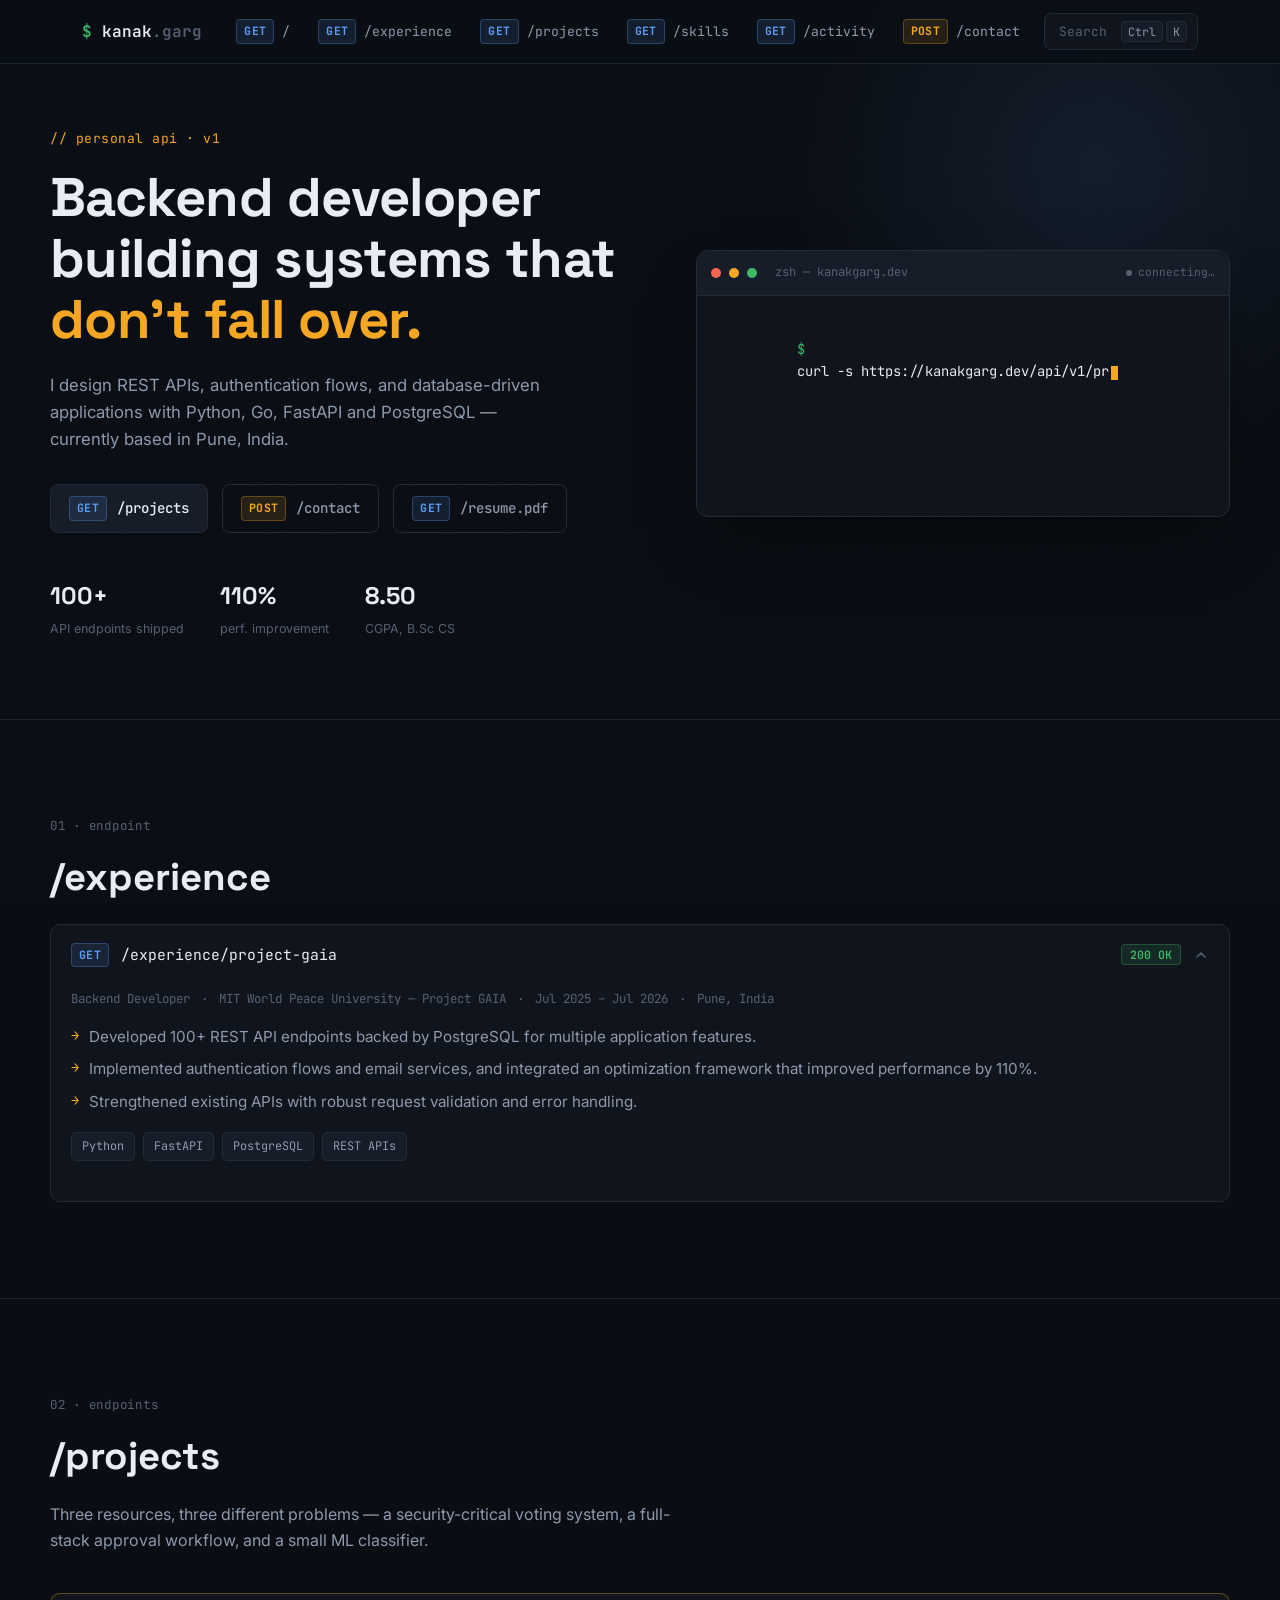
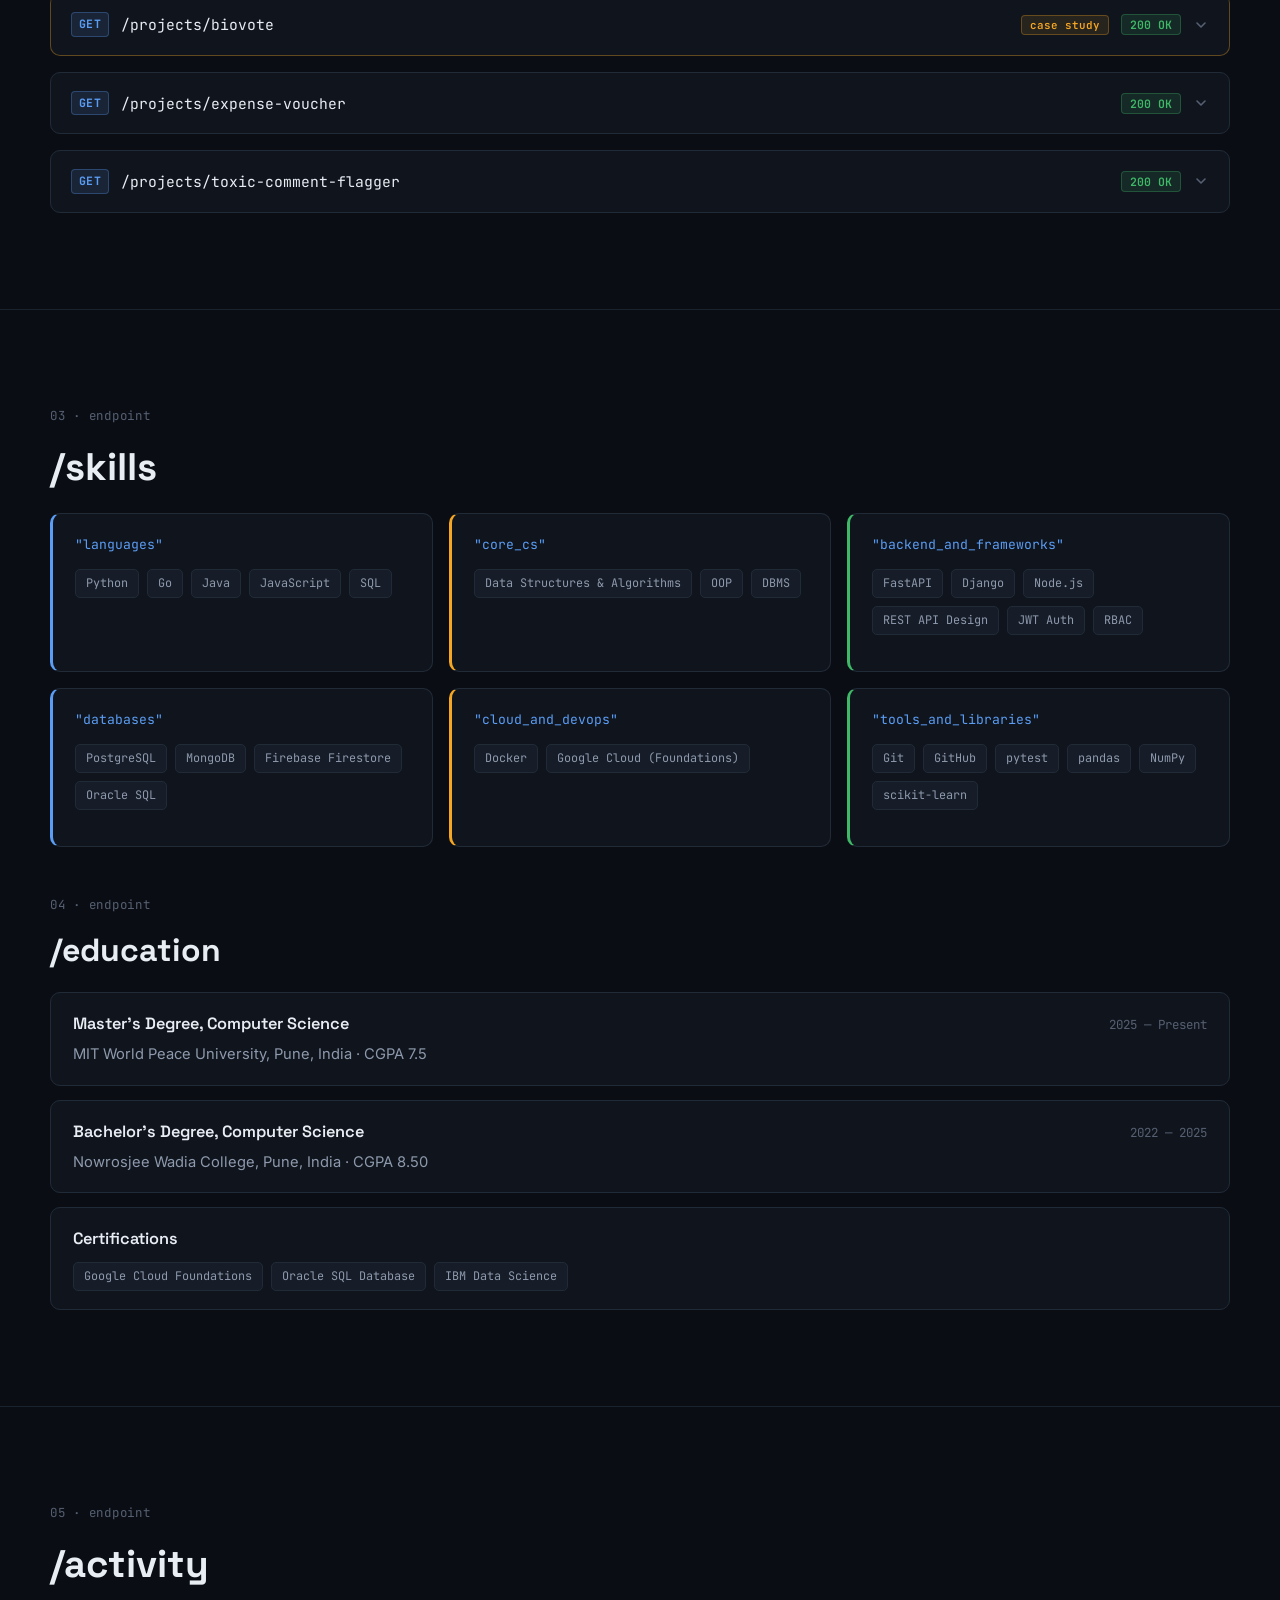
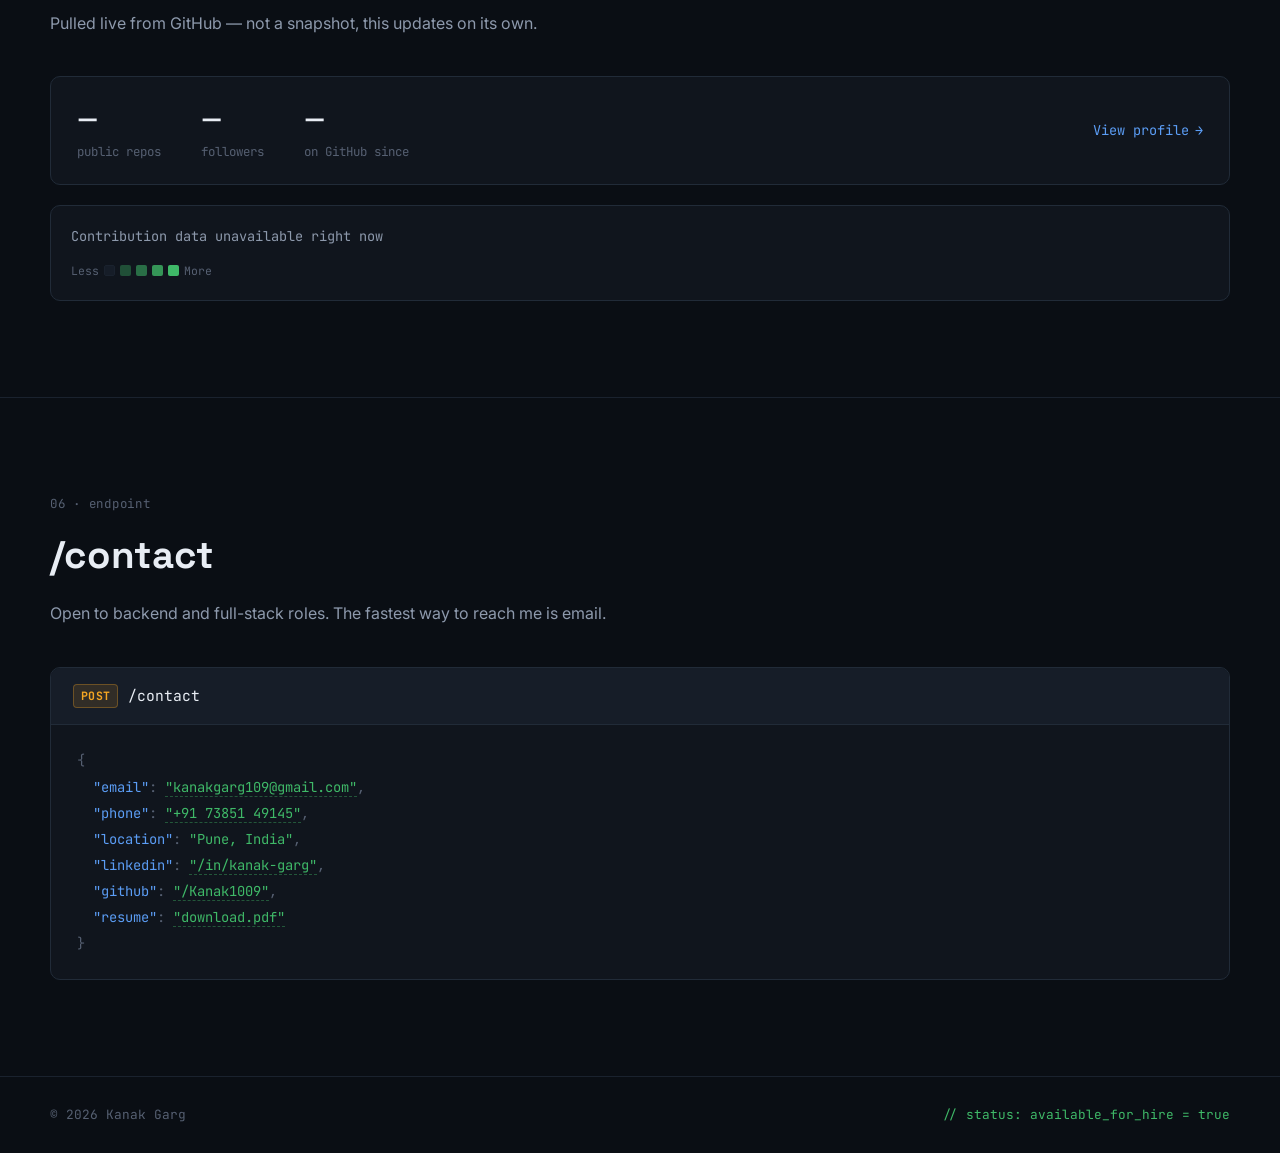
<file: index.html>
<!DOCTYPE html>
<html lang="en">
<head>
<meta charset="UTF-8">
<meta name="viewport" content="width=device-width, initial-scale=1.0">
<title>Kanak Garg — Backend Developer</title>
<meta name="description" content="Kanak Garg — Backend Developer specializing in Python, FastAPI, PostgreSQL and REST API development.">

<link rel="icon" href="favicon.svg" type="image/svg+xml">
<link rel="alternate icon" href="favicon.png" type="image/png">

<meta property="og:type" content="website">
<meta property="og:title" content="Kanak Garg — Backend Developer">
<meta property="og:description" content="Backend Developer specializing in Python, FastAPI, PostgreSQL and REST API development.">
<meta property="og:image" content="https://kanak1009.github.io/KanakGarg/og-image.png">
<meta property="og:url" content="https://kanak1009.github.io/KanakGarg/">
<meta name="twitter:card" content="summary_large_image">
<meta name="twitter:title" content="Kanak Garg — Backend Developer">
<meta name="twitter:description" content="Backend Developer specializing in Python, FastAPI, PostgreSQL and REST API development.">
<meta name="twitter:image" content="https://kanak1009.github.io/KanakGarg/og-image.png">

<link rel="preconnect" href="https://fonts.googleapis.com">
<link rel="preconnect" href="https://fonts.gstatic.com" crossorigin>
<link href="https://fonts.googleapis.com/css2?family=Space+Grotesk:wght@400;500;600;700&family=JetBrains+Mono:wght@400;500;600;700&family=Inter:wght@400;500;600&display=swap" rel="stylesheet">
<link rel="stylesheet" href="style.css">

<script type="application/ld+json">
{
  "@context": "https://schema.org",
  "@type": "Person",
  "name": "Kanak Garg",
  "jobTitle": "Backend Developer",
  "email": "mailto:kanakgarg109@gmail.com",
  "telephone": "+91-7385149145",
  "address": { "@type": "PostalAddress", "addressLocality": "Pune", "addressCountry": "IN" },
  "url": "https://kanak1009.github.io/KanakGarg/",
  "sameAs": [
    "https://www.linkedin.com/in/kanak-garg-a339a3293/",
    "https://github.com/Kanak1009"
  ],
  "alumniOf": [
    { "@type": "CollegeOrUniversity", "name": "MIT World Peace University" },
    { "@type": "CollegeOrUniversity", "name": "Nowrosjee Wadia College" }
  ]
}
</script>
</head>
<body>

<div class="noise-overlay" aria-hidden="true"></div>

<!-- NAV -->
<nav class="navbar" id="navbar">
  <div class="nav-inner">
    <a href="#top" class="nav-logo">
      <span class="prompt-char">$</span> kanak<span class="dim">.garg</span>
    </a>
    <button class="nav-toggle" id="navToggle" aria-label="Toggle navigation" aria-expanded="false">
      <span></span><span></span><span></span>
    </button>
    <div class="nav-right">
      <ul class="nav-links" id="navLinks">
        <li><a href="#top"><span class="route-method get">GET</span>/</a></li>
        <li><a href="#experience"><span class="route-method get">GET</span>/experience</a></li>
        <li><a href="#projects"><span class="route-method get">GET</span>/projects</a></li>
        <li><a href="#skills"><span class="route-method get">GET</span>/skills</a></li>
        <li><a href="#activity"><span class="route-method get">GET</span>/activity</a></li>
        <li><a href="#contact"><span class="route-method post">POST</span>/contact</a></li>
      </ul>
      <button class="cmdk-trigger" id="cmdkTrigger" aria-label="Open command palette" type="button">
        <span>Search</span>
        <span class="cmdk-kbd"><kbd id="cmdkKbdMod">⌘</kbd><kbd>K</kbd></span>
      </button>
    </div>
  </div>
</nav>

<!-- COMMAND PALETTE -->
<div class="cmdk-overlay" id="cmdkOverlay" hidden>
  <div class="cmdk-panel" role="dialog" aria-modal="true" aria-label="Command palette">
    <div class="cmdk-input-row">
      <span class="prompt-char">$</span>
      <input type="text" id="cmdkInput" class="cmdk-input" placeholder="Type a command… try 'contact' or 'resume'" autocomplete="off" spellcheck="false">
      <kbd class="cmdk-esc">esc</kbd>
    </div>
    <ul class="cmdk-list" id="cmdkList"></ul>
  </div>
</div>

<!-- HERO -->
<header class="hero" id="top">
  <div class="hero-inner">
    <div class="hero-copy">
      <p class="eyebrow">// personal api &middot; v1</p>
      <h1 class="hero-title">Backend developer<br>building systems that<br><span class="accent-underline">don't fall over.</span></h1>
      <p class="hero-sub">I design REST APIs, authentication flows, and database-driven applications with Python, Go, FastAPI and PostgreSQL — currently based in Pune, India.</p>
      <div class="hero-actions">
        <a href="#projects" class="btn btn-primary"><span class="route-method get">GET</span> /projects</a>
        <a href="#contact" class="btn btn-ghost"><span class="route-method post">POST</span> /contact</a>
        <a href="Kanak_Garg_Resume.pdf" download class="btn btn-ghost"><span class="route-method get">GET</span> /resume.pdf</a>
      </div>
      <div class="hero-stats">
        <div class="stat"><span class="stat-num">100+</span><span class="stat-label">API endpoints shipped</span></div>
        <div class="stat"><span class="stat-num">110%</span><span class="stat-label">perf. improvement</span></div>
        <div class="stat"><span class="stat-num">8.50</span><span class="stat-label">CGPA, B.Sc CS</span></div>
      </div>
    </div>

    <div class="terminal" id="terminal">
      <div class="terminal-titlebar">
        <span class="dot dot-red"></span><span class="dot dot-amber"></span><span class="dot dot-green"></span>
        <span class="terminal-title">zsh — kanakgarg.dev</span>
        <span class="terminal-status" id="terminalStatus"><span class="status-dot"></span><span id="terminalStatusText">connecting…</span></span>
      </div>
      <div class="terminal-body">
        <div class="terminal-line">
          <span class="prompt-char">$</span>
          <span id="typedCommand"></span><span class="cursor" id="typeCursor">&nbsp;</span>
        </div>
        <pre class="terminal-response" id="terminalResponse" aria-live="polite"></pre>
      </div>
    </div>
  </div>
</header>

<main>

  <!-- EXPERIENCE -->
  <section class="section" id="experience">
    <div class="section-inner">
      <p class="section-eyebrow">01 &middot; endpoint</p>
      <h2 class="section-title">/experience</h2>

      <article class="endpoint-card reveal">
        <button class="endpoint-header" aria-expanded="true" data-toggle>
          <span class="route-method get">GET</span>
          <span class="endpoint-path">/experience/project-gaia</span>
          <span class="endpoint-status status-200">200 OK</span>
          <svg class="chevron" width="16" height="16" viewBox="0 0 16 16"><path d="M4 6l4 4 4-4" stroke="currentColor" stroke-width="1.6" fill="none" stroke-linecap="round" stroke-linejoin="round"/></svg>
        </button>
        <div class="endpoint-body">
          <div class="endpoint-meta">
            <span class="meta-item">Backend Developer</span>
            <span class="meta-sep">&middot;</span>
            <span class="meta-item">MIT World Peace University — Project GAIA</span>
            <span class="meta-sep">&middot;</span>
            <span class="meta-item">Jul 2025 – Jul 2026</span>
            <span class="meta-sep">&middot;</span>
            <span class="meta-item">Pune, India</span>
          </div>
          <ul class="bullet-list">
            <li>Developed 100+ REST API endpoints backed by PostgreSQL for multiple application features.</li>
            <li>Implemented authentication flows and email services, and integrated an optimization framework that improved performance by 110%.</li>
            <li>Strengthened existing APIs with robust request validation and error handling.</li>
          </ul>
          <div class="tag-row">
            <span class="tag">Python</span><span class="tag">FastAPI</span><span class="tag">PostgreSQL</span><span class="tag">REST APIs</span>
          </div>
        </div>
      </article>
    </div>
  </section>

  <!-- PROJECTS -->
  <section class="section" id="projects">
    <div class="section-inner">
      <p class="section-eyebrow">02 &middot; endpoints</p>
      <h2 class="section-title">/projects</h2>
      <p class="section-sub">Three resources, three different problems — a security-critical voting system, a full-stack approval workflow, and a small ML classifier.</p>

      <div class="endpoint-list">

        <!-- BioVote -->
        <article class="endpoint-card endpoint-card--featured reveal">
          <button class="endpoint-header" aria-expanded="false" data-toggle>
            <span class="route-method get">GET</span>
            <span class="endpoint-path">/projects/biovote</span>
            <span class="featured-badge">case study</span>
            <span class="endpoint-status status-200">200 OK</span>
            <svg class="chevron" width="16" height="16" viewBox="0 0 16 16"><path d="M4 6l4 4 4-4" stroke="currentColor" stroke-width="1.6" fill="none" stroke-linecap="round" stroke-linejoin="round"/></svg>
          </button>
          <div class="endpoint-body">
            <p class="endpoint-desc">Biometric Voter Verification System — a team hackathon project for the ECI (Election Commission of India), built around what a booth-level identity and vote-integrity system actually requires under the hood.</p>

            <div class="case-block">
              <p class="case-label">// the problem</p>
              <p class="case-text">A polling booth needs more than "scan a biometric and let someone vote." Officers need to be authenticated separately from voters. Every booth needs its own dashboard and an audit trail that shows tampering. And the system has to make it structurally impossible for the same voter to be recorded twice — even if two booths query the same record seconds apart.</p>
            </div>

            <div class="case-block">
              <p class="case-label">// the approach</p>
              <p class="case-text">I built the backend: a Go (Gin) REST API with 6 endpoints covering Aadhaar + iris verification, the booth dashboard, and tamper-evident audit logs, with Firebase Firestore behind it. Access control runs on JWT authentication with role-based access control, so an officer's token scopes exactly what that officer's booth is allowed to see or modify.</p>
            </div>

            <div class="case-block">
              <p class="case-label">// the key decision</p>
              <p class="case-text">Duplicate-vote prevention was the part that couldn't be an afterthought. Vote validation uses Firestore transactions and atomic counters across 4 collections rather than a simple read-then-write — so a "check eligibility, then mark as voted" sequence can't be split by two concurrent requests hitting the same record. It's the same class of problem as double-spending in a ledger: correctness matters more than speed here, and the transaction boundary is where that gets enforced.</p>
            </div>

            <div class="case-block">
              <p class="case-label">// protecting PII</p>
              <p class="case-text">Aadhaar and iris data are stored as salted SHA-256 hashes rather than raw values, Firestore is restricted to backend-only access through security rules, and the service ships as a multi-stage Docker build.</p>
            </div>

            <div class="tag-row">
              <span class="tag">Go</span><span class="tag">Gin</span><span class="tag">Firebase Firestore</span><span class="tag">JWT</span><span class="tag">RBAC</span><span class="tag">Docker</span><span class="tag">Transactional writes</span>
            </div>
            <a href="https://github.com/MidhunManu/BioVote" target="_blank" rel="noopener" class="source-link">View source <span aria-hidden="true">&rarr;</span></a>
          </div>
        </article>

        <!-- Expense Voucher Management System -->
        <article class="endpoint-card reveal">
          <button class="endpoint-header" aria-expanded="false" data-toggle>
            <span class="route-method get">GET</span>
            <span class="endpoint-path">/projects/expense-voucher</span>
            <span class="endpoint-status status-200">200 OK</span>
            <svg class="chevron" width="16" height="16" viewBox="0 0 16 16"><path d="M4 6l4 4 4-4" stroke="currentColor" stroke-width="1.6" fill="none" stroke-linecap="round" stroke-linejoin="round"/></svg>
          </button>
          <div class="endpoint-body">
            <p class="endpoint-desc">Expense Voucher Management System — a full-stack voucher approval system built with React, Node.js/Express, and PostgreSQL.</p>
            <ul class="bullet-list">
              <li>JWT authentication and role-based access control for 3 roles (Employee, Director, Accounts), enforced on both the frontend and the backend.</li>
              <li>PostgreSQL schema with CHECK constraints, a sequence for race-free voucher numbers, and a status-history audit trail; transactions with row locking prevent duplicate approvals.</li>
              <li>22 integration tests with Jest and Supertest against a real test database, plus Zod validation, bcrypt password hashing, and search, filter, and pagination APIs.</li>
            </ul>
            <div class="tag-row">
              <span class="tag">React</span><span class="tag">Node.js</span><span class="tag">Express</span><span class="tag">PostgreSQL</span><span class="tag">JWT</span><span class="tag">Jest</span>
            </div>
            <!-- To add a source link, paste the repo URL here:
            <a href="REPO_URL" target="_blank" rel="noopener" class="source-link">View source <span aria-hidden="true">&rarr;</span></a> -->
          </div>
        </article>

        <!-- Toxic Comment Flagger -->
        <article class="endpoint-card reveal">
          <button class="endpoint-header" aria-expanded="false" data-toggle>
            <span class="route-method get">GET</span>
            <span class="endpoint-path">/projects/toxic-comment-flagger</span>
            <span class="endpoint-status status-200">200 OK</span>
            <svg class="chevron" width="16" height="16" viewBox="0 0 16 16"><path d="M4 6l4 4 4-4" stroke="currentColor" stroke-width="1.6" fill="none" stroke-linecap="round" stroke-linejoin="round"/></svg>
          </button>
          <div class="endpoint-body">
            <p class="endpoint-desc">A machine learning system that classifies comments into toxic, obscene, insult, and sarcastic categories.</p>
            <ul class="bullet-list">
              <li>TF-IDF features and a neural network (Dense, ReLU, Sigmoid) trained with backpropagation.</li>
              <li>An end-to-end prediction pipeline covering preprocessing, training, and evaluation.</li>
            </ul>
            <div class="tag-row">
              <span class="tag">Python</span><span class="tag">scikit-learn</span><span class="tag">Neural Networks</span><span class="tag">TF-IDF</span>
            </div>
            <a href="https://github.com/Kanak1009/Toxic-Comment-Flagger-ML" target="_blank" rel="noopener" class="source-link">View source <span aria-hidden="true">&rarr;</span></a>
          </div>
        </article>

      </div>
    </div>
  </section>

  <!-- SKILLS -->
  <section class="section" id="skills">
    <div class="section-inner">
      <p class="section-eyebrow">03 &middot; endpoint</p>
      <h2 class="section-title">/skills</h2>

      <div class="skills-grid">
        <div class="skills-block reveal skills-block--blue">
          <p class="skills-key"><span class="jk">"languages"</span></p>
          <div class="tag-row">
            <span class="tag">Python</span><span class="tag">Go</span><span class="tag">Java</span><span class="tag">JavaScript</span><span class="tag">SQL</span>
          </div>
        </div>
        <div class="skills-block reveal skills-block--amber">
          <p class="skills-key"><span class="jk">"core_cs"</span></p>
          <div class="tag-row">
            <span class="tag">Data Structures &amp; Algorithms</span><span class="tag">OOP</span><span class="tag">DBMS</span>
          </div>
        </div>
        <div class="skills-block reveal skills-block--green">
          <p class="skills-key"><span class="jk">"backend_and_frameworks"</span></p>
          <div class="tag-row">
            <span class="tag">FastAPI</span><span class="tag">Django</span><span class="tag">Node.js</span><span class="tag">REST API Design</span><span class="tag">JWT Auth</span><span class="tag">RBAC</span>
          </div>
        </div>
        <div class="skills-block reveal skills-block--blue">
          <p class="skills-key"><span class="jk">"databases"</span></p>
          <div class="tag-row">
            <span class="tag">PostgreSQL</span><span class="tag">MongoDB</span><span class="tag">Firebase Firestore</span><span class="tag">Oracle SQL</span>
          </div>
        </div>
        <div class="skills-block reveal skills-block--amber">
          <p class="skills-key"><span class="jk">"cloud_and_devops"</span></p>
          <div class="tag-row">
            <span class="tag">Docker</span><span class="tag">Google Cloud (Foundations)</span>
          </div>
        </div>
        <div class="skills-block reveal skills-block--green">
          <p class="skills-key"><span class="jk">"tools_and_libraries"</span></p>
          <div class="tag-row">
            <span class="tag">Git</span><span class="tag">GitHub</span><span class="tag">pytest</span><span class="tag">pandas</span><span class="tag">NumPy</span><span class="tag">scikit-learn</span>
          </div>
        </div>
      </div>

      <div class="edu-block reveal">
        <p class="section-eyebrow" style="margin-top: 3rem;">04 &middot; endpoint</p>
        <h2 class="section-title" style="font-size: clamp(1.5rem, 3vw, 2rem);">/education</h2>
        <div class="edu-list">
          <div class="edu-item">
            <div class="edu-top">
              <span class="edu-degree">Master's Degree, Computer Science</span>
              <span class="edu-date">2025 — Present</span>
            </div>
            <span class="edu-school">MIT World Peace University, Pune, India &middot; CGPA 7.5</span>
          </div>
          <div class="edu-item">
            <div class="edu-top">
              <span class="edu-degree">Bachelor's Degree, Computer Science</span>
              <span class="edu-date">2022 — 2025</span>
            </div>
            <span class="edu-school">Nowrosjee Wadia College, Pune, India &middot; CGPA 8.50</span>
          </div>
          <div class="edu-item">
            <div class="edu-top">
              <span class="edu-degree">Certifications</span>
            </div>
            <div class="tag-row" style="margin: 10px 0 0;">
              <span class="tag">Google Cloud Foundations</span><span class="tag">Oracle SQL Database</span><span class="tag">IBM Data Science</span>
            </div>
          </div>
        </div>
      </div>
    </div>
  </section>

  <!-- ACTIVITY -->
  <section class="section" id="activity">
    <div class="section-inner">
      <p class="section-eyebrow">05 &middot; endpoint</p>
      <h2 class="section-title">/activity</h2>
      <p class="section-sub">Pulled live from GitHub — not a snapshot, this updates on its own.</p>

      <div class="activity-stats reveal" id="ghStats">
        <div class="gh-stat">
          <span class="gh-stat-num" id="ghRepos">—</span>
          <span class="gh-stat-label">public repos</span>
        </div>
        <div class="gh-stat">
          <span class="gh-stat-num" id="ghFollowers">—</span>
          <span class="gh-stat-label">followers</span>
        </div>
        <div class="gh-stat">
          <span class="gh-stat-num" id="ghSince">—</span>
          <span class="gh-stat-label">on GitHub since</span>
        </div>
        <a href="https://github.com/Kanak1009" target="_blank" rel="noopener" class="source-link gh-stat-link">View profile <span aria-hidden="true">&rarr;</span></a>
      </div>

      <div class="activity-graph reveal">
        <div class="gh-cal-head">
          <span id="ghCalTotal" class="gh-cal-total">Loading contributions…</span>
        </div>
        <div class="gh-cal-wrap">
          <div class="gh-cal-months" id="ghCalMonths"></div>
          <div class="gh-cal-body">
            <div class="gh-cal-daylabels">
              <span></span><span>Mon</span><span></span><span>Wed</span><span></span><span>Fri</span><span></span>
            </div>
            <div id="ghCalendar" class="gh-calendar" aria-label="GitHub contribution calendar"></div>
          </div>
        </div>
        <div class="gh-cal-legend">
          <span>Less</span>
          <span class="gh-cell" data-level="0"></span>
          <span class="gh-cell" data-level="1"></span>
          <span class="gh-cell" data-level="2"></span>
          <span class="gh-cell" data-level="3"></span>
          <span class="gh-cell" data-level="4"></span>
          <span>More</span>
        </div>
      </div>
    </div>
  </section>

  <!-- CONTACT -->
  <section class="section" id="contact">
    <div class="section-inner">
      <p class="section-eyebrow">06 &middot; endpoint</p>
      <h2 class="section-title">/contact</h2>
      <p class="section-sub">Open to backend and full-stack roles. The fastest way to reach me is email.</p>

      <div class="contact-panel reveal">
        <div class="contact-request">
          <span class="route-method post">POST</span> <span class="endpoint-path">/contact</span>
        </div>
        <div class="contact-body">
          <pre class="json-view"><span class="jp">{</span>
  <span class="jk">"email"</span><span class="jp">:</span> <a href="mailto:kanakgarg109@gmail.com" class="js contact-value">"kanakgarg109@gmail.com"</a><span class="jp">,</span>
  <span class="jk">"phone"</span><span class="jp">:</span> <a href="tel:+917385149145" class="js contact-value">"+91 73851 49145"</a><span class="jp">,</span>
  <span class="jk">"location"</span><span class="jp">:</span> <span class="js">"Pune, India"</span><span class="jp">,</span>
  <span class="jk">"linkedin"</span><span class="jp">:</span> <a href="https://www.linkedin.com/in/kanak-garg-a339a3293/" target="_blank" rel="noopener" class="js contact-value">"/in/kanak-garg"</a><span class="jp">,</span>
  <span class="jk">"github"</span><span class="jp">:</span> <a href="https://github.com/Kanak1009" target="_blank" rel="noopener" class="js contact-value">"/Kanak1009"</a><span class="jp">,</span>
  <span class="jk">"resume"</span><span class="jp">:</span> <a href="Kanak_Garg_Resume.pdf" download class="js contact-value">"download.pdf"</a>
<span class="jp">}</span></pre>
        </div>
      </div>
    </div>
  </section>

</main>

<footer class="footer">
  <div class="footer-inner">
    <span>&copy; <span id="year"></span> Kanak Garg</span>
    <span class="footer-dim">// status: available_for_hire = true</span>
  </div>
</footer>

<script src="script.js"></script>
</body>
</html>
</file>
<file: style.css>
/* ============ tokens ============ */
:root{
  --bg: #0A0E14;
  --bg-surface: #10151D;
  --bg-elevated: #161D28;
  --border: #212B38;
  --border-soft: #1A222E;
  --text-primary: #E8EDF4;
  --text-secondary: #8D99AC;
  --text-tertiary: #566072;
  --accent-amber: #F5A623;
  --accent-blue: #5B9DF5;
  --accent-green: #3FB968;
  --accent-red: #F5654F;

  --font-display: 'Space Grotesk', 'Segoe UI', system-ui, -apple-system, sans-serif;
  --font-mono: 'JetBrains Mono', 'SFMono-Regular', Consolas, 'Liberation Mono', Menlo, monospace;
  --font-body: 'Inter', 'Segoe UI', system-ui, -apple-system, sans-serif;

  --radius: 10px;
  --nav-h: 64px;
}

*{ box-sizing: border-box; margin: 0; padding: 0; }

html{ scroll-behavior: smooth; }

@media (prefers-reduced-motion: reduce){
  html{ scroll-behavior: auto; }
  *{ animation-duration: 0.01ms !important; animation-iteration-count: 1 !important; transition-duration: 0.01ms !important; }
}

body{
  background: var(--bg);
  color: var(--text-primary);
  font-family: var(--font-body);
  line-height: 1.6;
  -webkit-font-smoothing: antialiased;
  overflow-x: hidden;
}

a{ color: inherit; text-decoration: none; }
ul{ list-style: none; }

.noise-overlay{
  position: fixed; inset: 0; pointer-events: none; z-index: 1;
  opacity: 0.025; mix-blend-mode: overlay;
  background-image: url("data:image/svg+xml,%3Csvg xmlns='http://www.w3.org/2000/svg' width='60' height='60'%3E%3Cfilter id='n'%3E%3CfeTurbulence type='fractalNoise' baseFrequency='0.9' numOctaves='2' stitchTiles='stitch'/%3E%3C/filter%3E%3Crect width='100%25' height='100%25' filter='url(%23n)'/%3E%3C/svg%3E");
}

::selection{ background: var(--accent-amber); color: #0A0E14; }

:focus-visible{
  outline: 2px solid var(--accent-blue);
  outline-offset: 3px;
  border-radius: 4px;
}

/* ============ shared bits ============ */
.route-method{
  font-family: var(--font-mono);
  font-size: 0.72rem;
  font-weight: 700;
  letter-spacing: 0.03em;
  padding: 2px 7px;
  border-radius: 4px;
  line-height: 1.6;
}
.route-method.get{ color: var(--accent-blue); background: rgba(91,157,245,0.12); border: 1px solid rgba(91,157,245,0.3); }
.route-method.post{ color: var(--accent-amber); background: rgba(245,166,35,0.12); border: 1px solid rgba(245,166,35,0.3); }

.prompt-char{ color: var(--accent-green); font-family: var(--font-mono); }
.dim{ color: var(--text-tertiary); }

/* ============ nav ============ */
.navbar{
  position: fixed; top: 0; left: 0; right: 0; z-index: 100;
  height: var(--nav-h);
  background: rgba(10,14,20,0.75);
  backdrop-filter: blur(10px);
  border-bottom: 1px solid var(--border-soft);
}
.nav-inner{
  max-width: 1180px; margin: 0 auto; height: 100%;
  padding: 0 32px;
  display: flex; align-items: center; justify-content: space-between;
}
.nav-logo{
  font-family: var(--font-mono);
  font-size: 1rem;
  font-weight: 600;
  color: var(--text-primary);
}
.nav-right{
  display: flex; align-items: center; gap: 24px;
}
.nav-links{
  display: flex; align-items: center; gap: 28px;
  font-family: var(--font-mono);
  font-size: 0.82rem;
}
.nav-links a{
  display: inline-flex; align-items: center; gap: 8px;
  color: var(--text-secondary);
  transition: color 0.15s ease;
  white-space: nowrap;
}
.nav-links a:hover{ color: var(--text-primary); }

.nav-toggle{
  display: none;
  flex-direction: column; justify-content: center; gap: 5px;
  width: 32px; height: 32px;
  background: none; border: none; cursor: pointer;
}
.nav-toggle span{
  display: block; height: 2px; width: 100%;
  background: var(--text-primary); border-radius: 2px;
  transition: transform 0.2s ease, opacity 0.2s ease;
}

/* ============ command palette trigger ============ */
.cmdk-trigger{
  display: flex; align-items: center; gap: 14px;
  font-family: var(--font-mono);
  font-size: 0.8rem;
  color: var(--text-tertiary);
  background: var(--bg-surface);
  border: 1px solid var(--border);
  border-radius: 7px;
  padding: 7px 10px 7px 14px;
  cursor: pointer;
  transition: border-color 0.15s ease, color 0.15s ease;
}
.cmdk-trigger:hover{ border-color: var(--accent-blue); color: var(--text-secondary); }
.cmdk-kbd{ display: flex; gap: 3px; }
.cmdk-kbd kbd, .cmdk-esc{
  font-family: var(--font-mono);
  font-size: 0.72rem;
  background: var(--bg-elevated);
  border: 1px solid var(--border);
  border-radius: 4px;
  padding: 2px 6px;
  color: var(--text-secondary);
}

/* ============ command palette ============ */
.cmdk-overlay{
  position: fixed; inset: 0; z-index: 200;
  background: rgba(6,9,14,0.7);
  backdrop-filter: blur(3px);
  display: flex; align-items: flex-start; justify-content: center;
  padding: 14vh 20px 20px;
}
.cmdk-overlay[hidden]{ display: none; }

.cmdk-panel{
  width: 100%; max-width: 560px;
  background: var(--bg-surface);
  border: 1px solid var(--border);
  border-radius: 12px;
  box-shadow: 0 30px 70px -20px rgba(0,0,0,0.7);
  overflow: hidden;
  animation: cmdkIn 0.15s ease;
}
@keyframes cmdkIn{ from{ opacity: 0; transform: translateY(-8px); } to{ opacity: 1; transform: translateY(0); } }

.cmdk-input-row{
  display: flex; align-items: center; gap: 12px;
  padding: 16px 18px;
  border-bottom: 1px solid var(--border);
}
.cmdk-input{
  flex: 1;
  background: none; border: none; outline: none;
  font-family: var(--font-mono);
  font-size: 0.95rem;
  color: var(--text-primary);
}
.cmdk-input::placeholder{ color: var(--text-tertiary); }

.cmdk-list{
  max-height: 340px;
  overflow-y: auto;
  padding: 8px;
}
.cmdk-item{
  display: flex; align-items: center; gap: 12px;
  padding: 10px 12px;
  border-radius: 7px;
  cursor: pointer;
  font-family: var(--font-mono);
  font-size: 0.86rem;
  color: var(--text-secondary);
}
.cmdk-item .cmdk-item-label{ flex: 1; color: var(--text-primary); }
.cmdk-item .cmdk-item-hint{ color: var(--text-tertiary); font-size: 0.76rem; }
.cmdk-item.active{ background: var(--bg-elevated); }
.cmdk-item.active .cmdk-item-label{ color: var(--text-primary); }
.cmdk-empty{
  padding: 24px 12px;
  text-align: center;
  color: var(--text-tertiary);
  font-family: var(--font-mono);
  font-size: 0.85rem;
}

/* terminal status */
.terminal-status{
  margin-left: auto;
  display: flex; align-items: center; gap: 6px;
  font-family: var(--font-mono);
  font-size: 0.7rem;
  color: var(--text-tertiary);
}
.status-dot{
  width: 6px; height: 6px; border-radius: 50%;
  background: var(--text-tertiary);
}
.terminal-status.is-live .status-dot{ background: var(--accent-green); box-shadow: 0 0 6px var(--accent-green); }
.terminal-status.is-cached .status-dot{ background: var(--accent-amber); }

/* ============ hero ============ */
.hero{
  padding: calc(var(--nav-h) + 64px) 32px 80px;
  position: relative;
  overflow: hidden;
}
.hero::before{
  content: "";
  position: absolute;
  top: -20%; right: -10%;
  width: 620px; height: 620px;
  background: radial-gradient(circle, rgba(91,157,245,0.10) 0%, rgba(91,157,245,0) 70%);
  pointer-events: none;
}
.hero-inner{
  max-width: 1180px; margin: 0 auto;
  display: grid; grid-template-columns: 1.05fr 0.95fr; gap: 56px;
  align-items: center;
  position: relative; z-index: 2;
}

.eyebrow{
  font-family: var(--font-mono);
  font-size: 0.82rem;
  color: var(--accent-amber);
  letter-spacing: 0.04em;
  margin-bottom: 18px;
}

.hero-title{
  font-family: var(--font-display);
  font-size: clamp(2.1rem, 4.4vw, 3.4rem);
  font-weight: 700;
  line-height: 1.12;
  letter-spacing: -0.01em;
  margin-bottom: 22px;
}
.accent-underline{
  position: relative;
  color: var(--accent-amber);
}

.hero-sub{
  color: var(--text-secondary);
  font-size: 1.05rem;
  max-width: 46ch;
  margin-bottom: 32px;
}

.hero-actions{
  display: flex; gap: 14px; flex-wrap: wrap;
  margin-bottom: 44px;
}
.btn{
  display: inline-flex; align-items: center; gap: 10px;
  font-family: var(--font-mono);
  font-size: 0.88rem; font-weight: 500;
  padding: 11px 18px;
  border-radius: 8px;
  border: 1px solid var(--border);
  transition: border-color 0.15s ease, transform 0.15s ease, background 0.15s ease;
}
.btn-primary{ background: var(--bg-elevated); color: var(--text-primary); }
.btn-primary:hover{ border-color: var(--accent-blue); transform: translateY(-1px); }
.btn-ghost{ background: transparent; color: var(--text-secondary); }
.btn-ghost:hover{ border-color: var(--accent-amber); color: var(--text-primary); transform: translateY(-1px); }

.hero-stats{
  display: flex; gap: 36px; flex-wrap: wrap;
}
.stat{ display: flex; flex-direction: column; gap: 4px; }
.stat-num{
  font-family: var(--font-display);
  font-size: 1.5rem; font-weight: 700;
  color: var(--text-primary);
}
.stat-label{
  font-size: 0.78rem;
  color: var(--text-tertiary);
}

/* terminal */
.terminal{
  background: var(--bg-surface);
  border: 1px solid var(--border);
  border-radius: 12px;
  overflow: hidden;
  box-shadow: 0 30px 60px -20px rgba(0,0,0,0.6);
}
.terminal-titlebar{
  display: flex; align-items: center; gap: 8px;
  padding: 12px 14px;
  background: var(--bg-elevated);
  border-bottom: 1px solid var(--border);
}
.dot{ width: 10px; height: 10px; border-radius: 50%; }
.dot-red{ background: #F5654F; }
.dot-amber{ background: #F5A623; }
.dot-green{ background: #3FB968; }
.terminal-title{
  margin-left: 10px;
  font-family: var(--font-mono);
  font-size: 0.76rem;
  color: var(--text-tertiary);
}
.terminal-body{
  padding: 20px 20px 24px;
  font-family: var(--font-mono);
  font-size: 0.86rem;
  min-height: 220px;
}
.terminal-line{ color: var(--text-primary); white-space: pre-wrap; word-break: break-word; }
.cursor{
  display: inline-block; width: 7px; height: 1em; background: var(--accent-amber);
  vertical-align: text-bottom; margin-left: 2px;
  animation: blink 1s step-end infinite;
}
@keyframes blink{ 50%{ opacity: 0; } }
.terminal-response{
  margin-top: 14px;
  color: var(--text-secondary);
  white-space: pre-wrap;
  opacity: 0;
  transform: translateY(4px);
  transition: opacity 0.4s ease, transform 0.4s ease;
}
.terminal-response.show{ opacity: 1; transform: translateY(0); }
.terminal-response .jk{ color: var(--accent-blue); }
.terminal-response .js{ color: var(--accent-green); }
.terminal-response .jp{ color: var(--text-tertiary); }
.terminal-response .jb{ color: var(--accent-amber); }

/* ============ sections ============ */
.section{ padding: 96px 32px; border-top: 1px solid var(--border-soft); }
.section-inner{ max-width: 1180px; margin: 0 auto; }

.section-eyebrow{
  font-family: var(--font-mono);
  font-size: 0.78rem;
  color: var(--text-tertiary);
  letter-spacing: 0.06em;
  margin-bottom: 10px;
}
.section-title{
  font-family: var(--font-display);
  font-size: clamp(1.7rem, 3.4vw, 2.4rem);
  font-weight: 700;
  margin-bottom: 16px;
}
.section-sub{
  color: var(--text-secondary);
  max-width: 62ch;
  margin-bottom: 40px;
}

/* reveal on scroll */
.reveal{
  opacity: 0;
  transform: translateY(18px);
  transition: opacity 0.6s ease, transform 0.6s ease;
}
.reveal.visible{ opacity: 1; transform: translateY(0); }

/* endpoint cards */
.endpoint-list{ display: flex; flex-direction: column; gap: 16px; }
.endpoint-card{
  background: var(--bg-surface);
  border: 1px solid var(--border);
  border-radius: var(--radius);
  overflow: hidden;
}
.endpoint-header{
  width: 100%;
  display: flex; align-items: center; gap: 12px;
  padding: 18px 20px;
  background: none; border: none;
  cursor: pointer;
  font-family: var(--font-mono);
  color: var(--text-primary);
  text-align: left;
}
.endpoint-path{ font-size: 0.92rem; flex: 1; }
.endpoint-status{
  font-size: 0.72rem;
  font-weight: 600;
  padding: 2px 8px;
  border-radius: 4px;
}
.status-200{ color: var(--accent-green); background: rgba(63,185,104,0.12); border: 1px solid rgba(63,185,104,0.3); }

.chevron{ color: var(--text-tertiary); transition: transform 0.25s ease; flex-shrink: 0; }
.endpoint-header[aria-expanded="true"] .chevron{ transform: rotate(180deg); }

.endpoint-body{
  padding: 0 20px;
  max-height: 0;
  overflow: hidden;
  transition: max-height 0.35s ease, padding 0.35s ease;
}
.endpoint-header[aria-expanded="true"] + .endpoint-body{
  padding: 0 20px 24px;
}

.endpoint-meta{
  font-family: var(--font-mono);
  font-size: 0.78rem;
  color: var(--text-tertiary);
  margin-bottom: 16px;
  padding-top: 4px;
}
.meta-sep{ margin: 0 4px; }

.endpoint-desc{ color: var(--text-secondary); margin-bottom: 16px; max-width: 68ch; }

.bullet-list{ display: flex; flex-direction: column; gap: 8px; margin-bottom: 18px; }
.bullet-list li{
  position: relative;
  padding-left: 18px;
  color: var(--text-secondary);
  font-size: 0.95rem;
}
.bullet-list li::before{
  content: "→";
  position: absolute; left: 0; color: var(--accent-amber);
  font-family: var(--font-mono);
  font-size: 0.85rem;
}

.tag-row{ display: flex; flex-wrap: wrap; gap: 8px; margin-bottom: 16px; }
.tag{
  font-family: var(--font-mono);
  font-size: 0.74rem;
  color: var(--text-secondary);
  background: var(--bg-elevated);
  border: 1px solid var(--border);
  padding: 4px 10px;
  border-radius: 5px;
}

.source-link{
  display: inline-flex; align-items: center; gap: 6px;
  font-family: var(--font-mono);
  font-size: 0.85rem;
  color: var(--accent-blue);
  transition: gap 0.15s ease;
}
.source-link:hover{ gap: 10px; }

/* featured case-study card */
.endpoint-card--featured{ border-color: rgba(245,166,35,0.35); }
.featured-badge{
  font-family: var(--font-mono);
  font-size: 0.68rem;
  font-weight: 600;
  color: var(--accent-amber);
  background: rgba(245,166,35,0.1);
  border: 1px solid rgba(245,166,35,0.3);
  padding: 2px 8px;
  border-radius: 4px;
}
.case-block{ margin-bottom: 18px; }
.case-label{
  font-family: var(--font-mono);
  font-size: 0.78rem;
  color: var(--accent-amber);
  margin-bottom: 6px;
}
.case-text{
  color: var(--text-secondary);
  font-size: 0.95rem;
  max-width: 70ch;
}

/* json panel (skills) */
.json-panel{
  background: var(--bg-surface);
  border: 1px solid var(--border);
  border-radius: var(--radius);
  padding: 24px 26px;
  overflow-x: auto;
}
.json-view{
  font-family: var(--font-mono);
  font-size: 0.86rem;
  line-height: 1.9;
  white-space: pre;
}
.jk{ color: var(--accent-blue); }
.js{ color: var(--accent-green); }
.jp{ color: var(--text-tertiary); }
.contact-value{ transition: color 0.15s ease; border-bottom: 1px dashed rgba(63,185,104,0.4); }
.contact-value:hover{ color: var(--accent-amber); border-color: var(--accent-amber); }

/* skills grid */
.skills-grid{ display: grid; grid-template-columns: repeat(3, 1fr); gap: 16px; }
.skills-block{
  background: var(--bg-surface);
  border: 1px solid var(--border);
  border-left: 3px solid var(--border);
  border-radius: var(--radius);
  padding: 20px 22px;
}
.skills-block--blue{ border-left-color: var(--accent-blue); }
.skills-block--amber{ border-left-color: var(--accent-amber); }
.skills-block--green{ border-left-color: var(--accent-green); }
.skills-key{
  font-family: var(--font-mono);
  font-size: 0.82rem;
  margin-bottom: 14px;
}
@media (max-width: 780px){
  .skills-grid{ grid-template-columns: 1fr; }
}

/* education */
.edu-list{ display: flex; flex-direction: column; gap: 14px; }
.edu-item{
  background: var(--bg-surface);
  border: 1px solid var(--border);
  border-radius: var(--radius);
  padding: 18px 22px;
}
.edu-top{
  display: flex; justify-content: space-between; align-items: baseline; gap: 12px; flex-wrap: wrap;
  margin-bottom: 4px;
}
.edu-degree{ font-family: var(--font-display); font-weight: 600; font-size: 1.02rem; }
.edu-date{ font-family: var(--font-mono); font-size: 0.78rem; color: var(--text-tertiary); }
.edu-school{ color: var(--text-secondary); font-size: 0.92rem; }

/* activity */
.activity-stats{
  display: flex; align-items: center; flex-wrap: wrap;
  gap: 40px;
  background: var(--bg-surface);
  border: 1px solid var(--border);
  border-radius: var(--radius);
  padding: 22px 26px;
  margin-bottom: 20px;
}
.gh-stat{ display: flex; flex-direction: column; gap: 4px; }
.gh-stat-num{
  font-family: var(--font-display);
  font-size: 1.5rem; font-weight: 700;
  color: var(--text-primary);
}
.gh-stat-label{ font-size: 0.78rem; color: var(--text-tertiary); font-family: var(--font-mono); }
.gh-stat-link{ margin-left: auto; }

.activity-graph{
  background: var(--bg-surface);
  border: 1px solid var(--border);
  border-radius: var(--radius);
  padding: 20px;
  overflow-x: auto;
}
.gh-chart{ display: block; min-width: 480px; width: 100%; }

.gh-cal-head{
  margin-bottom: 14px;
  font-family: var(--font-mono);
  font-size: 0.85rem;
  color: var(--text-secondary);
}

.gh-cal-wrap{ position: relative; }
.gh-cal-months{
  position: relative;
  height: 16px;
  margin-bottom: 4px;
  margin-left: 28px;
  font-family: var(--font-mono);
  font-size: 0.7rem;
  color: var(--text-tertiary);
}
.gh-cal-months span{ position: absolute; top: 0; white-space: nowrap; }

.gh-cal-body{ display: flex; gap: 6px; }
.gh-cal-daylabels{
  display: flex; flex-direction: column; gap: 3px;
  flex-shrink: 0; width: 22px;
  font-family: var(--font-mono);
  font-size: 0.66rem;
  color: var(--text-tertiary);
}
.gh-cal-daylabels span{ height: 11px; line-height: 11px; }

.gh-calendar{
  display: flex;
  gap: 3px;
  overflow-x: auto;
  padding-bottom: 4px;
}
.gh-cal-week{ display: flex; flex-direction: column; gap: 3px; }
.gh-cal-cell{
  width: 11px; height: 11px;
  border-radius: 2px;
  background: var(--bg-elevated);
  border: 1px solid var(--border-soft);
}
.gh-cal-cell.empty{ background: transparent; border: none; }
.gh-cal-cell[data-level="1"]{ background: rgba(63,185,104,0.35); border-color: transparent; }
.gh-cal-cell[data-level="2"]{ background: rgba(63,185,104,0.55); border-color: transparent; }
.gh-cal-cell[data-level="3"]{ background: rgba(63,185,104,0.78); border-color: transparent; }
.gh-cal-cell[data-level="4"]{ background: var(--accent-green); border-color: transparent; }

.gh-cal-legend{
  display: flex; align-items: center; gap: 5px;
  margin-top: 14px;
  font-family: var(--font-mono);
  font-size: 0.72rem;
  color: var(--text-tertiary);
}
.gh-cal-legend .gh-cell{
  width: 11px; height: 11px;
  border-radius: 2px;
  background: var(--bg-elevated);
  border: 1px solid var(--border-soft);
  display: inline-block;
}
.gh-cal-legend .gh-cell[data-level="1"]{ background: rgba(63,185,104,0.35); border-color: transparent; }
.gh-cal-legend .gh-cell[data-level="2"]{ background: rgba(63,185,104,0.55); border-color: transparent; }
.gh-cal-legend .gh-cell[data-level="3"]{ background: rgba(63,185,104,0.78); border-color: transparent; }
.gh-cal-legend .gh-cell[data-level="4"]{ background: var(--accent-green); border-color: transparent; }

@media (max-width: 640px){
  .gh-cal-cell, .gh-cal-legend .gh-cell{ width: 9px; height: 9px; }
  .gh-cal-daylabels span{ height: 9px; line-height: 9px; }
}

@media (max-width: 640px){
  .activity-stats{ gap: 24px; }
  .gh-stat-link{ margin-left: 0; width: 100%; }
}

/* contact */
.contact-panel{
  background: var(--bg-surface);
  border: 1px solid var(--border);
  border-radius: var(--radius);
  overflow: hidden;
}
.contact-request{
  display: flex; align-items: center; gap: 10px;
  padding: 16px 22px;
  background: var(--bg-elevated);
  border-bottom: 1px solid var(--border);
  font-family: var(--font-mono);
}
.contact-body{ padding: 22px 26px; overflow-x: auto; }

/* footer */
.footer{ border-top: 1px solid var(--border-soft); padding: 28px 32px; }
.footer-inner{
  max-width: 1180px; margin: 0 auto;
  display: flex; justify-content: space-between; align-items: center; flex-wrap: wrap; gap: 8px;
  font-family: var(--font-mono);
  font-size: 0.8rem;
  color: var(--text-tertiary);
}
.footer-dim{ color: var(--accent-green); }

/* ============ responsive ============ */
@media (max-width: 900px){
  .hero-inner{ grid-template-columns: 1fr; }
  .terminal{ order: -1; }
}

@media (max-width: 720px){
  .nav-toggle{ display: flex; }
  .nav-links{
    position: fixed; top: var(--nav-h); left: 0; right: 0;
    flex-direction: column; align-items: flex-start; gap: 0;
    background: var(--bg-surface);
    border-bottom: 1px solid var(--border);
    max-height: 0; overflow: hidden;
    transition: max-height 0.3s ease;
  }
  .nav-links.open{ max-height: 320px; }
  .nav-links li{ width: 100%; }
  .nav-links a{ width: 100%; padding: 14px 32px; border-bottom: 1px solid var(--border-soft); }

  .nav-toggle[aria-expanded="true"] span:nth-child(1){ transform: translateY(7px) rotate(45deg); }
  .nav-toggle[aria-expanded="true"] span:nth-child(2){ opacity: 0; }
  .nav-toggle[aria-expanded="true"] span:nth-child(3){ transform: translateY(-7px) rotate(-45deg); }

  .hero{ padding: calc(var(--nav-h) + 40px) 20px 56px; }
  .section{ padding: 64px 20px; }
  .hero-stats{ gap: 24px; }

  .cmdk-trigger span:first-child{ display: none; }
  .cmdk-trigger{ padding: 7px; }
  .cmdk-kbd{ margin: 0; }
}

@media (max-width: 480px){
  .json-view{ font-size: 0.76rem; }
  .endpoint-meta{ display: flex; flex-direction: column; gap: 4px; align-items: flex-start; }
  .meta-sep{ display: none; }
}

/* ============ print ============ */
@media print{
  .noise-overlay, .navbar, .cmdk-overlay, .terminal, .hero-actions,
  .source-link, .chevron, .btn, .cmdk-trigger{
    display: none !important;
  }

  body{
    background: #fff !important;
    color: #111 !important;
  }

  .hero{ padding: 20px 0 !important; }
  .hero::before{ display: none; }
  .hero-inner{ display: block !important; }

  .section{ padding: 24px 0 !important; border-top: 1px solid #ccc !important; break-inside: avoid; }

  .hero-title, .section-title, .eyebrow, .section-eyebrow{ color: #111 !important; }
  .hero-sub, .section-sub, .endpoint-desc, .bullet-list li, .edu-school,
  .stat-label, .text-secondary, .case-text, .gh-stat-label{ color: #333 !important; }
  .case-label, .featured-badge, .gh-stat-num{ color: #a05a00 !important; }

  .endpoint-card, .json-panel, .edu-item, .contact-panel, .skills-block,
  .activity-stats, .activity-graph{
    background: #fff !important;
    border: 1px solid #ccc !important;
    box-shadow: none !important;
  }
  .endpoint-body{ max-height: none !important; padding: 0 20px 20px !important; }
  .endpoint-header{ pointer-events: none; }
  .chevron{ display: none !important; }

  .tag{ background: #f0f0f0 !important; border: 1px solid #ccc !important; color: #333 !important; }

  .route-method.get{ color: #1a56b0 !important; background: none !important; border-color: #1a56b0 !important; }
  .route-method.post{ color: #a05a00 !important; background: none !important; border-color: #a05a00 !important; }
  .status-200{ color: #1a7f3c !important; background: none !important; border-color: #1a7f3c !important; }

  .jk{ color: #1a56b0 !important; }
  .js{ color: #1a7f3c !important; }
  .jp{ color: #666 !important; }
  .contact-value{ color: #111 !important; }

  a[href]::after{
    content: " (" attr(href) ")";
    font-size: 0.75em;
    color: #666;
  }
  a[href^="#"]::after{ content: ""; }

  .footer{ border-top: 1px solid #ccc !important; }
  .footer-inner, .footer-dim{ color: #666 !important; }
}
</file>
